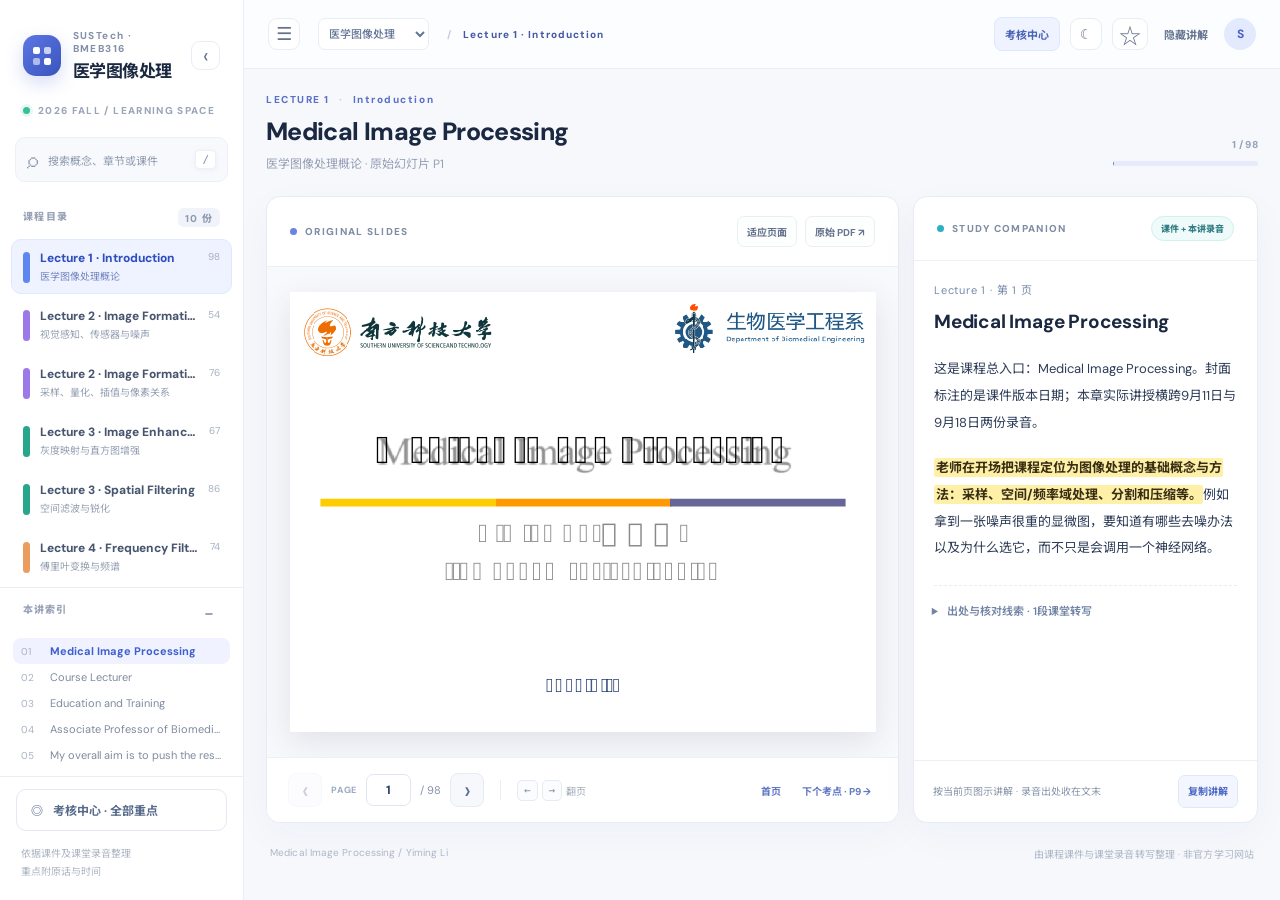
<file: index.html>
<!DOCTYPE html>
<html lang="zh-CN">
<head>
  <meta charset="UTF-8">
  <meta name="viewport" content="width=device-width, initial-scale=1.0">
  <meta name="color-scheme" content="light dark">
  <meta name="theme-color" content="#f7f8fc">
  <meta name="description" content="BMEB316 医学图像处理：原始课件与课堂讲解逐页对照，考核重点有录音来源。">
  <title>BMEB316 · 逐页伴读</title>
  <link rel="icon" href="data:image/svg+xml,%3Csvg xmlns='http://www.w3.org/2000/svg' viewBox='0 0 64 64'%3E%3Crect width='64' height='64' rx='18' fill='%234b64d8'/%3E%3Cpath d='M18 20h29v6H18zm0 12h29v6H18zm0 12h19v6H18z' fill='white'/%3E%3C/svg%3E">
  <script>
    // Apply a saved dark theme before the stylesheet paints.
    try {
      const requestedCourse = new URLSearchParams(location.search).get("course");
      const stateKey = (["ai301", "hum053"].includes(requestedCourse) ? requestedCourse : "bmeb316") + "-state";
      if (JSON.parse(localStorage.getItem(stateKey) || "{}").theme === "dark") {
        document.documentElement.setAttribute("data-theme", "dark");
      }
    } catch (_) {}
  </script>
  <link rel="stylesheet" href="styles.css?v=20261124-key-sentence">
  <link rel="stylesheet" href="https://fonts.googleapis.com/css2?family=DM+Sans:wght@400;500;600;700;800&amp;family=Noto+Sans+SC:wght@400;500;600;700;800&amp;display=swap" media="print" onload="this.media='all'">
  <script defer src="assets/vendor/pdf.min.js"></script>
  <script defer src="focus-navigation.js?v=20261123"></script>
  <script defer src="app.js?v=20261124-key-sentence"></script>
</head>
<body>
  <div id="app">
    <aside id="library" class="library" aria-label="课程目录">
      <div class="library-head">
        <div class="brand-icon"><span class="brand-grid"><i></i><i></i><i></i><i></i></span></div>
        <div class="brand-text"><span id="brand-code" class="eyebrow">SUSTech · BMEB316</span><strong id="brand-name">医学图像处理</strong></div>
        <button id="library-collapse" class="icon-btn desktop-only" aria-label="收起左侧目录" title="收起目录（]）">‹</button>
        <button id="library-close" class="icon-btn mobile-only" aria-label="收起目录">✕</button>
      </div>
      <div class="library-meta"><span class="live-dot"></span> 2026 FALL / LEARNING SPACE</div>
      <button class="quick-search" id="search-trigger"><span class="search-icon">⌕</span><span>搜索概念、章节或课件</span><kbd>/</kbd></button>
      <div class="nav-header"><span>课程目录</span><span id="deck-counter" class="nav-count">—</span></div>
      <nav id="deck-list" class="deck-list"></nav>
      <div class="page-index-wrap">
        <div class="page-index-heading"><span>本讲索引</span><button id="index-collapse" aria-label="折叠本讲索引" class="subtle-btn">−</button></div>
        <div id="page-index" class="page-index"></div>
      </div>
      <div class="library-bottom">
        <button id="exam-guide" class="outline-action">◎ <span>考核中心 · 全部重点</span></button>
        <div class="bottom-foot">依据课件及课堂录音整理<br>重点附原话与时间</div>
      </div>
    </aside>

    <div class="main-shell">
      <header class="topbar">
        <div class="top-left">
          <button id="menu-trigger" class="icon-btn library-trigger" aria-label="收起左侧目录" aria-expanded="true" title="收起/展开左侧目录（]）">☰</button>
          <select id="course-select" class="course-select" aria-label="切换课程" title="切换课程，保留各课程的阅读进度与收藏"><option value="bmeb316">医学图像处理</option><option value="ai301">计算机体系结构</option><option value="hum053">中国哲学导论</option></select>
          <div class="breadcrumbs"><span class="crumb-sep">/</span><span id="crumb-lecture" class="crumb-current">Lecture 1</span></div>
        </div>
        <div class="top-right">
          <span id="note-status" class="status-info">—</span>
          <button id="exam-top-trigger" class="text-action exam-top-trigger" title="查看全部考核口径、Quiz复盘和课堂重点">考核中心</button>
          <button id="theme-toggle" class="icon-btn theme-switch" aria-label="切换暗色模式" aria-pressed="false" title="切换暗色模式">☾</button>
          <button id="star-btn" class="icon-btn star-btn" aria-label="收藏当前页" title="收藏当前页">☆</button>
          <button id="toggle-panel" class="text-action" title="切换侧栏快捷键 [">隐藏讲解</button>
          <div class="avatar" aria-label="Study Mode">S</div>
        </div>
      </header>

      <main class="workspace">
        <div class="lecture-heading">
          <div class="heading-main">
            <div class="heading-small"><span id="slide-section">LECTURE 1</span><span class="tiny-sep">·</span><span id="lecture-subname">Introduction</span></div>
            <h1 id="slide-title">正在读取课件…</h1>
            <p id="slide-summary" class="slide-summary">原始幻灯片与讲授线索同步呈现。</p>
          </div>
          <div class="heading-tools"><span id="lecture-progress-label" class="progress-label">— / —</span><div class="progress-track"><div id="lecture-progress-bar" class="progress-fill"></div></div></div>
        </div>
        <div id="study-grid" class="study-grid">
          <section id="slides-panel" class="slides-panel" aria-label="原始课件">
            <div class="slides-topline">
              <span class="section-cap"><span class="cap-indicator"></span> ORIGINAL SLIDES</span>
              <div class="viewer-actions">
                <button id="fit-mode" class="mini-btn" title="自适应屏幕或宽度">适应页面</button>
                <a id="pdf-link" href="#" target="_blank" rel="noopener" class="mini-btn" title="下载原版 PDF">原始 PDF ↗</a>
              </div>
            </div>
            <div id="slide-stage" class="slide-stage" tabindex="0">
              <div id="pdf-loading" class="pdf-loading"><div class="spinner"></div><span>正在渲染课件…</span></div>
              <canvas id="pdf-canvas" role="img" aria-label="原始 PDF 幻灯片"></canvas>
              <div id="pdf-error" class="pdf-error hidden">课件无法载入。请确认网络及 PDF 文件路径。</div>
            </div>
            <div class="slide-controls">
              <button id="prev-slide" class="nav-arrow" aria-label="上一页">‹</button>
              <div class="page-control"><span class="page-label">PAGE</span><input id="page-input" type="number" min="1" value="1" aria-label="跳转到第几页"><span id="page-total" class="total-pages">/ —</span></div>
              <button id="next-slide" class="nav-arrow" aria-label="下一页">›</button>
              <div class="control-split"></div>
              <span class="shortcut-hint"><kbd>←</kbd><kbd>→</kbd> 翻页</span>
              <span class="spacer"></span>
              <button id="first-slide" class="secondary-link" title="回到本讲首页">首页</button>
              <button id="next-focus" class="secondary-link" title="从当前页向后查找考核/课堂重点，不回绕">下个考点 ↗</button>
            </div>
          </section>

          <aside id="companion-panel" class="companion-panel" aria-label="逐页讲解侧栏">
            <div class="companion-top"><span class="section-cap"><span class="cap-indicator cyan"></span> STUDY COMPANION</span><span id="source-badge" class="source-badge">课件解读</span></div>
            <div class="companion-scroll">
              <div id="guide-container" class="guide-container"></div>
            </div>
            <div class="companion-footer"><span>按当前页图示讲解 · 录音出处收在文末</span><button id="copy-note" class="small-copy">复制讲解</button></div>
          </aside>
        </div>
        <footer class="app-footer"><span id="course-footer">Medical Image Processing / Yiming Li</span><span>由课程课件与课堂录音转写整理 · 非官方学习网站</span></footer>
      </main>
    </div>

    <div id="scrim" class="scrim hidden"></div>
    <div id="search-modal" class="modal-overlay hidden" role="dialog" aria-modal="true" aria-label="全课程搜索" tabindex="-1">
      <div class="search-modal"><div class="modal-head"><span>⌕</span><input id="search-box" type="search" autocomplete="off" spellcheck="false" placeholder="搜索 Nyquist、卷积、位深、相位…"><button id="search-close" class="icon-btn" aria-label="关闭搜索">ESC</button></div><div id="search-results" class="search-results"></div><div id="search-footer" class="modal-footer">可搜索课件原文及伴读笔记 · Enter 跳转 · Esc 关闭</div></div>
    </div>
    <div id="exam-modal" class="modal-overlay hidden" role="dialog" aria-modal="true" aria-labelledby="exam-title" tabindex="-1">
      <div class="exam-modal exam-hub">
        <div class="exam-toolbar">
          <div class="exam-top">
            <h2 id="exam-title">考核中心</h2>
            <div class="exam-search"><label class="sr-only" for="exam-query">搜索考核中心</label><input id="exam-query" type="search" placeholder="零频、补零、不考、Quiz、展示时间…" autocomplete="off"></div>
            <button id="exam-close" class="icon-btn" aria-label="关闭考核中心" title="关闭（Esc）">✕</button>
          </div>
          <div id="exam-filters" class="exam-filters" aria-label="考核信息分类"></div>
        </div>
        <div id="exam-content" class="exam-content" tabindex="0" aria-label="考核条目与说明">
          <details class="exam-options">
            <summary>导航设置</summary>
            <label class="focus-scope"><input id="focus-include-class" type="checkbox" checked>“下个考点”也包含老师强调、课堂提问及一般整理</label>
            <p id="focus-position" class="focus-position"></p>
          </details>
          <div id="exam-list" class="exam-list" aria-live="polite"></div>
          <details class="exam-info">
            <summary>说明与来源</summary>
            <p id="exam-subtitle" class="exam-subtitle"></p>
            <div id="assessment-grid" class="assessment-grid hidden"></div>
            <p id="exam-source-policy" class="exam-source-policy"></p>
          </details>
        </div>
      </div>
    </div>
  </div>
</body>
</html>
</file>
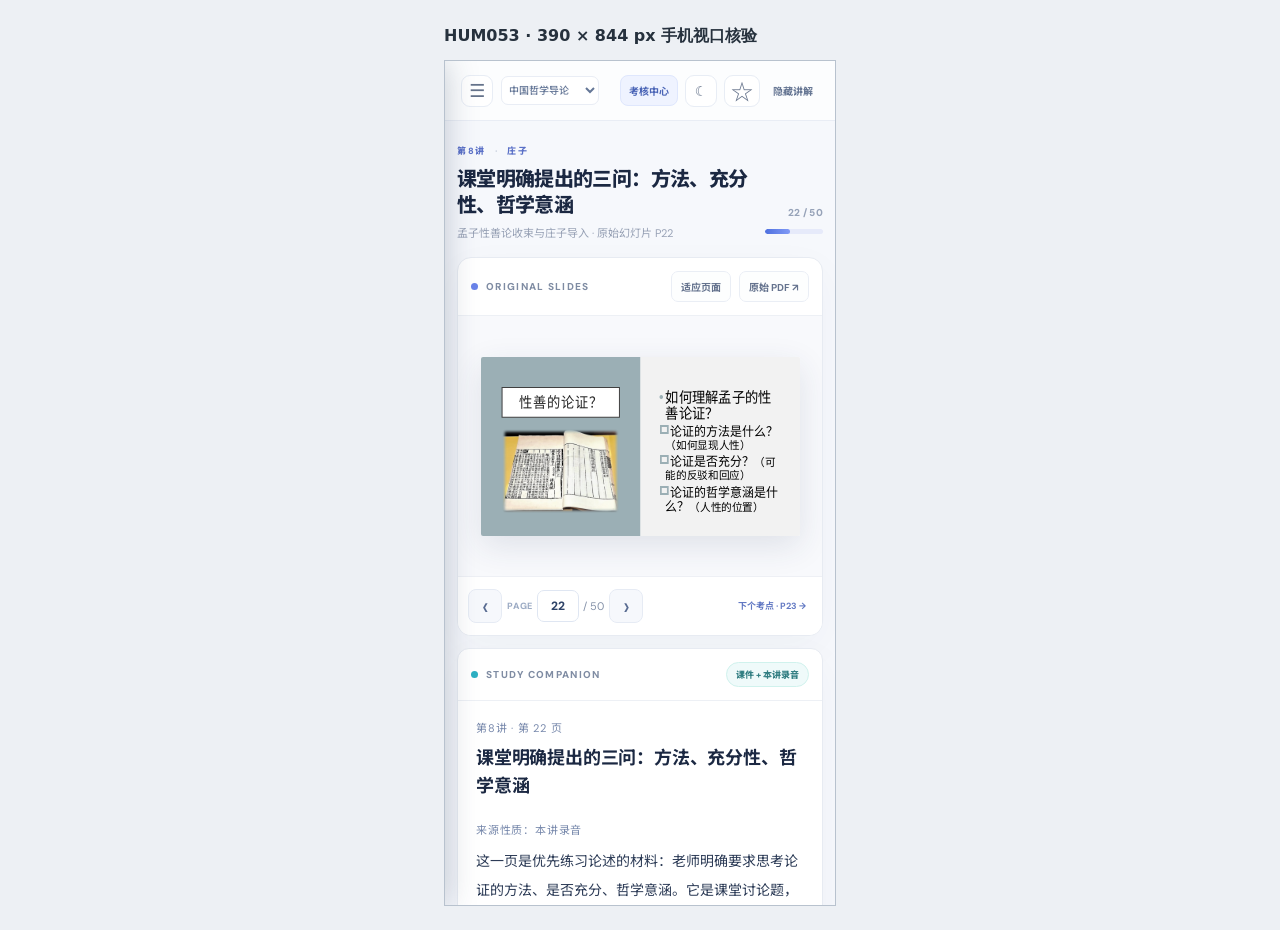
<file: tests/responsive-preview.html>
<!doctype html>
<html lang="zh-CN">
<head>
  <meta charset="utf-8">
  <meta name="viewport" content="width=device-width, initial-scale=1">
  <title>HUM053 · 390px 移动布局核验</title>
  <style>
    body { margin: 0; background: #edf0f4; color: #26313d; font: 14px/1.5 system-ui, sans-serif; }
    main { width: max-content; margin: 24px auto; }
    h1 { margin: 0 0 12px; font-size: 16px; font-weight: 600; }
    iframe { display: block; width: 390px; height: 844px; border: 1px solid #b8c2ce; background: white; }
  </style>
</head>
<body>
  <main>
    <h1>HUM053 · 390 × 844 px 手机视口核验</h1>
    <iframe src="../?course=hum053#lec8/22" title="中国哲学导论：390 像素宽的移动布局预览" width="390" height="844"></iframe>
  </main>
</body>
</html>
</file>
<file: styles.css>
:root{--bg:#f6f8fc;--paper:#fff;--ink:#1b2842;--muted:#8a97ae;--line:#e9edf5;--accent:#506be0;--accent-bg:#eff3ff;--cyan:#26a6b1;--peach:#f5a273;--shadow:0 12px 40px rgba(32,50,91,.035)}
*{box-sizing:border-box}
html,body{margin:0;min-height:100%;background:var(--bg);color:var(--ink);font-family:"DM Sans","Noto Sans SC",system-ui,-apple-system,sans-serif;font-size:14px}
button,input{font:inherit}button{cursor:pointer}button:disabled{opacity:.33;cursor:not-allowed}a{color:inherit;text-decoration:none}
.hidden{display:none!important}.mobile-only{display:none}.spacer{flex:1}
.sr-only{position:absolute;width:1px;height:1px;padding:0;margin:-1px;overflow:hidden;clip:rect(0,0,0,0);white-space:nowrap;border:0}
#app{min-height:100vh;display:flex}
.library{width:270px;min-width:270px;height:100vh;background:#fff;border-right:1px solid var(--line);display:flex;flex-direction:column;position:sticky;top:0;z-index:25}
.library-head{display:flex;align-items:center;gap:12px;padding:29px 23px 0}
.brand-icon{width:41px;height:41px;background:linear-gradient(135deg,#5d76e5,#3955bb);border-radius:13px;display:flex;align-items:center;justify-content:center;box-shadow:0 7px 18px #536ed93b}
.brand-grid{display:grid;grid-template-columns:repeat(2,7px);grid-template-rows:repeat(2,7px);gap:4px}.brand-grid i{display:block;width:7px;height:7px;border-radius:2px;background:#fff}.brand-grid i:nth-child(2){opacity:.7}.brand-grid i:nth-child(3){opacity:.56}
.brand-text{display:flex;flex-direction:column;gap:2px}.eyebrow{font-size:10px;font-weight:800;letter-spacing:1.4px;color:#8490a9}.brand-text strong{font-size:17px;letter-spacing:-.5px}
.library-meta{margin:22px 23px 20px;color:#9aa5b8;font-size:10px;font-weight:800;letter-spacing:1.35px;display:flex;align-items:center;gap:8px}.live-dot{width:7px;height:7px;border-radius:50%;background:#36bf9b;box-shadow:0 0 0 3px #e8f8f1}
.quick-search{background:#f7f9fd;margin:0 15px;border:1px solid #edf0f5;border-radius:10px;padding:12px 11px;display:flex;align-items:center;gap:10px;text-align:left;color:#909bb0;white-space:nowrap;font-size:11px}.quick-search:hover{border-color:#bfc8eb}.quick-search kbd{margin-left:auto;color:#8290ae;background:white;box-shadow:0 1px 4px #c8d0df40;border:1px solid #eef0f5;padding:2px 6px;border-radius:4px}.search-icon{font-size:22px;line-height:13px;color:#8d99ae}
.nav-header{padding:26px 23px 12px;display:flex;justify-content:space-between;font-size:10px;color:#99a2b7;letter-spacing:1.3px;font-weight:800}.nav-count{background:#f0f3f9;border-radius:6px;padding:2px 7px;color:#8e9ab1}
.deck-list{padding:0 11px;overflow-y:auto;flex:0 1 auto;max-height:335px}.deck-button{width:100%;padding:10px 11px;border:1px solid transparent;background:transparent;border-radius:10px;display:flex;gap:10px;align-items:flex-start;text-align:left;margin-bottom:3px;color:#47556f}.deck-button:hover{background:#f7f9fd}.deck-button.active{background:#eff3ff;color:#2e4dbe;border-color:#e0e8ff}.deck-color{border-radius:5px;flex:0 0 7px;height:31px;margin-top:2px}.deck-lines{display:flex;flex-direction:column;gap:2px;min-width:0}.deck-name{font-size:12px;font-weight:800;white-space:nowrap;overflow:hidden;text-overflow:ellipsis}.deck-desc{font-size:10px;color:#96a0b3;white-space:nowrap;overflow:hidden;text-overflow:ellipsis}.deck-button.active .deck-desc{color:#7788c1}.deck-number{font-size:10px;color:#a6b0c1;margin-left:auto;flex:none}
.page-index-wrap{min-height:0;border-top:1px solid var(--line);margin-top:13px;display:flex;flex-direction:column;flex:1}.page-index-heading{padding:13px 23px;display:flex;justify-content:space-between;font-size:10px;letter-spacing:1px;color:#99a2b7;font-weight:800}.subtle-btn{border:0;background:none;color:#9ba5b8;font-size:17px}.page-index{overflow-y:auto;padding:0 13px 12px;min-height:0}.page-index.collapsed{display:none}.page-index-entry{width:100%;border:0;border-radius:8px;display:flex;gap:9px;align-items:baseline;background:transparent;text-align:left;padding:6px 8px;color:#7f8aa1}.page-index-entry:hover{background:#f7f9fd}.page-index-entry.active{color:#3e5fce;background:#f0f3ff}.page-index-entry .idx-num{color:#a8b1c4;font-size:10px;font-variant-numeric:tabular-nums;flex:0 0 20px}.page-index-entry .idx-title{white-space:nowrap;overflow:hidden;text-overflow:ellipsis;font-size:11px}.page-index-entry.active .idx-title{font-weight:700}
.library-bottom{padding:12px 16px 19px;border-top:1px solid var(--line)}.outline-action{border:1px solid #e3e8f2;background:white;color:#586b8b;border-radius:10px;padding:11px 14px;font-size:12px;font-weight:700;display:inline-flex;align-items:center;justify-content:center;gap:10px}.library-bottom .outline-action{width:100%;justify-content:flex-start}.outline-action:hover{border-color:#b8c7ff;background:#f9faff}.bottom-foot{font-size:10px;line-height:1.8;color:#acb4c2;margin-top:14px;padding-left:5px}
.main-shell{min-width:0;flex:1;display:flex;flex-direction:column}.topbar{height:69px;min-height:69px;padding:0 36px;display:flex;align-items:center;justify-content:space-between;background:rgba(255,255,255,.74);border-bottom:1px solid var(--line)}.top-left,.top-right{display:flex;align-items:center;gap:18px}.breadcrumbs{display:flex;align-items:center;gap:11px;font-size:10px;letter-spacing:1.1px;font-weight:800}.crumb-base{color:#99a3b8}.crumb-sep{color:#c3cbda}.crumb-current{color:#4459a6}.status-info{font-size:11px;color:#7f8aa0}.icon-btn{border:1px solid #e8edf5;background:#fff;border-radius:9px;min-width:32px;height:32px;display:inline-flex;align-items:center;justify-content:center;color:#65738b}.icon-btn:hover{border-color:#c0cbea;color:#4a67d9}.star-btn{font-size:22px}.star-btn.starred{color:#e8a544}.text-action{border:0;background:none;color:#677794;font-size:11px;font-weight:700}.avatar{width:32px;height:32px;border-radius:50%;display:flex;align-items:center;justify-content:center;font-weight:800;font-size:12px;background:#e3eafd;color:#4964c9}
.workspace{width:100%;max-width:1800px;margin:0 auto;padding:30px 34px 12px}.lecture-heading{display:flex;justify-content:space-between;gap:12px;align-items:flex-end;margin-bottom:24px}.heading-small{font-size:10px;color:#5a70c7;font-weight:800;letter-spacing:1.55px;display:flex;gap:9px;align-items:center}.tiny-sep{color:#c0c8d8}h1{font-size:25px;letter-spacing:-.65px;line-height:1.28;margin:10px 0 6px;font-weight:800}.slide-summary{margin:0;color:#97a1b5;font-size:12px}.heading-tools{width:145px;align-self:flex-end;text-align:right;margin-bottom:6px}.progress-label{font-size:10px;color:#96a2b8;font-weight:800;letter-spacing:.3px}.progress-track{height:5px;border-radius:10px;background:#e6eafa;margin-top:9px;overflow:hidden}.progress-fill{height:100%;width:0;background:linear-gradient(90deg,#4e70df,#819af6);border-radius:10px;transition:width .2s}
.study-grid{display:grid;grid-template-columns:minmax(0,1fr) 380px;gap:20px;align-items:stretch;min-height:620px}.study-grid.no-companion{grid-template-columns:minmax(0,1fr)}.slides-panel{min-width:0;display:flex;flex-direction:column;background:#fff;border:1px solid #e7ebf2;border-radius:14px;overflow:hidden;box-shadow:var(--shadow)}.slides-topline,.companion-top{padding:19px 23px;border-bottom:1px solid #edf0f5;display:flex;align-items:center;justify-content:space-between;min-height:62px}.section-cap{display:inline-flex;gap:8px;align-items:center;color:#7f8ca3;font-size:10px;letter-spacing:1.3px;font-weight:800}.cap-indicator{width:7px;height:7px;border-radius:50%;background:#6983e9}.cap-indicator.cyan{background:#2db0c3}.viewer-actions{display:flex;gap:8px;align-items:center}.mini-btn{display:inline-flex;align-items:center;padding:7px 9px;border:1px solid #eaeef5;background:#fdfefe;color:#65738e;border-radius:7px;font-size:10px;font-weight:700}.mini-btn:hover{color:#4664d1;background:#f5f7ff;border-color:#c7d1f2}.slide-stage{flex:1;min-height:490px;max-height:720px;background:#f8f9fc;display:flex;justify-content:center;align-items:center;padding:25px;position:relative;overflow:auto;outline:none}.slide-stage:focus-visible{box-shadow:inset 0 0 0 2px #8b9ff2}.slide-stage canvas{display:block;max-width:none;background:white;box-shadow:0 10px 33px rgba(43,55,88,.12);border-radius:2px}.pdf-loading{display:flex;flex-direction:column;align-items:center;justify-content:center;gap:16px;position:absolute;inset:0;background:#f8f9fc;color:#9aa4b7;font-size:12px;z-index:2}.spinner{width:27px;height:27px;border:3px solid #e0e7fb;border-top-color:#5972df;border-radius:50%;animation:spin .8s linear infinite}@keyframes spin{to{transform:rotate(360deg)}}.pdf-error{font-size:13px;color:#a34d56;padding:20px;text-align:center}
.slide-controls{padding:15px 21px;display:flex;align-items:center;gap:9px;border-top:1px solid #eef0f5;background:#fff}.nav-arrow{width:34px;height:34px;font-size:25px;line-height:1;background:#f6f8fc;border:1px solid #e6ebf4;border-radius:8px;color:#586b91}.nav-arrow:hover:not(:disabled){background:#eef2fe;color:#4a68d8}.page-control{display:flex;align-items:center;gap:9px;font-size:11px;color:#8491a8}.page-label{font-size:9px;font-weight:800;color:#9cabc4;letter-spacing:.8px}.page-control input{width:45px;text-align:center;border:1px solid #dfe6f2;border-radius:7px;padding:7px 2px;color:#2d4267;font-weight:800;font-size:12px;appearance:textfield;-moz-appearance:textfield}.page-control input::-webkit-inner-spin-button,.page-control input::-webkit-outer-spin-button{-webkit-appearance:none;margin:0}.total-pages{white-space:nowrap}.control-split{width:1px;height:20px;background:#e9edf5;margin:0 7px}.shortcut-hint{font-size:10px;color:#a1aab9;display:flex;align-items:center;gap:4px}.shortcut-hint kbd{border:1px solid #e6eaf1;border-radius:5px;padding:3px 6px;background:#fbfcff;color:#7f8ca6;font-size:11px}.secondary-link{font-size:10px;color:#6178c3;font-weight:700;background:none;border:0;white-space:nowrap}.secondary-link:hover{color:#3553bb}
.companion-panel{min-width:0;max-height:782px;min-height:620px;display:flex;flex-direction:column;border-radius:14px;background:#fff;border:1px solid #e7ebf2;box-shadow:var(--shadow);overflow:hidden}.source-badge{font-size:9px;font-weight:800;border:1px solid #e6eaf2;color:#8491a8;border-radius:999px;padding:5px 9px;background:#f8faff}.source-badge.verified{color:#337f83;background:#effafa;border-color:#d0f2ed}.companion-scroll{overflow:auto;flex:1;padding:23px 23px 13px;scrollbar-color:#e5e9f2 transparent}.companion-intro{padding-bottom:22px;border-bottom:1px solid #eef0f5}.companion-kicker{font-size:10px;color:#627bca;font-weight:800;letter-spacing:1px}.companion-intro h2{font-size:19px;line-height:1.38;letter-spacing:-.4px;margin:10px 0 9px}.companion-intro p{font-size:11px;color:#a2acc0;margin:0;line-height:1.7}
.guide-container{padding-top:18px}.guide-block{margin-bottom:20px}.guide-heading{font-size:10px;letter-spacing:.9px;color:#8793a9;font-weight:800;margin:0 0 10px;display:flex;align-items:center;gap:7px}.guide-heading i{font-size:12px;color:#657be2;font-style:normal}.guide-main{font-size:13px;line-height:1.95;color:#263653;font-weight:600;margin:0}.example-box{border-left:3px solid #85a8f7;background:#f5f7fe;border-radius:0 8px 8px 0;padding:13px 14px;margin-top:12px}.example-box p{font-size:12px;line-height:1.88;margin:0;color:#4e5e7d}.example-box b{font-size:10px;letter-spacing:.9px;color:#5371bd;display:block;margin-bottom:5px}.pitfall-box{font-size:11px;line-height:1.9;color:#956a46;background:#fff8f0;border-radius:8px;padding:11px 13px;margin-top:12px}.pitfall-box strong{color:#a36d3c}.keyword-row{display:flex;flex-wrap:wrap;gap:7px;padding-top:12px}.keyword{padding:5px 7px;font-size:10px;color:#667a9e;background:#f3f6fb;border-radius:6px}.page-excerpt{padding:14px 0 12px;border-top:1px dashed #e9edf4;margin-top:15px}.page-excerpt summary{cursor:pointer;font-size:11px;font-weight:700;color:#7887a0}.page-excerpt ul{padding-left:15px;margin:12px 0 0}.page-excerpt li{font-size:11px;line-height:1.75;color:#8190a6;margin:5px 0}
.evidence-container{border-top:1px solid #eef1f5;margin-top:18px;padding-top:20px}.evidence-heading{display:flex;align-items:center;justify-content:space-between;gap:12px;margin-bottom:13px}.evidence-heading h3{margin:0;font-size:12px;color:#354867}.evidence-state{background:#eaf7f5;color:#26847c;font-size:9px;border-radius:6px;padding:5px 7px;font-weight:800}.evidence-state.exam{background:#fff0e4;color:#ba6d35}.evidence-box{background:#f5f9f9;border:1px solid #e6f2f0;border-radius:10px;padding:15px}.evidence-box p{font-size:12px;line-height:1.95;color:#36565a;margin:0 0 12px;font-weight:600}.evidence-meta{border-top:1px solid #e0eeea;padding-top:10px;color:#65908d;font-size:10px;line-height:1.6;display:flex;gap:7px;align-items:center}.clock-icon{font-size:12px}.evidence-source-more{font-size:10px;color:#78919a;margin:11px 0 0}.evidence-source-more summary{cursor:pointer}.evidence-source-more p{color:#758997;font-weight:400;font-size:10px;line-height:1.8;padding-top:5px}
.teacher-context{margin-top:15px;padding-top:10px}.context-info{font-size:11px;line-height:1.85;color:#929fb2;margin:0}.concept-only{padding:12px 0;color:#95a1b5;font-size:11px;line-height:1.8}
.companion-footer{border-top:1px solid #edf0f5;min-height:62px;padding:13px 19px;display:flex;align-items:center;justify-content:space-between;gap:11px;color:#8b98aa;font-size:10px;line-height:1.5}.small-copy{white-space:nowrap;background:#f3f6ff;color:#4e6ac5;border:1px solid #e1e7fb;border-radius:7px;padding:8px 9px;font-weight:700;font-size:10px}.small-copy:hover{background:#e7edfc}
.app-footer{padding:23px 4px 4px;display:flex;justify-content:space-between;gap:12px;color:#adb7c7;font-size:10px;letter-spacing:.1px}
.modal-overlay{position:fixed;inset:0;z-index:70;background:#101d36a8;display:flex;justify-content:center;align-items:flex-start;padding:13vh 18px 24px;backdrop-filter:blur(3px)}.search-modal,.exam-modal{border-radius:17px;background:white;box-shadow:0 24px 95px #0b183766;overflow:hidden;width:min(690px,100%)}.modal-head{display:flex;align-items:center;gap:16px;padding:18px 23px;border-bottom:1px solid #edf0f4;color:#7386bc;font-size:28px}.modal-head input{flex:1;min-width:0;border:none;outline:none;color:#273a5c;font-size:17px}.modal-head input::placeholder{color:#abb6c7}.modal-head .icon-btn{font-size:9px;min-width:42px}.search-results{max-height:55vh;min-height:140px;overflow-y:auto;padding:12px}.search-result{width:100%;display:flex;gap:15px;align-items:flex-start;text-align:left;border:1px solid transparent;border-radius:9px;background:none;padding:11px 14px;color:#3a4d6d}.search-result:hover,.search-result.active{background:#f3f6ff;border-color:#e5eaff}.result-page{font-size:10px;color:#5a76bd;background:#e9efff;padding:5px 8px;border-radius:6px;white-space:nowrap}.result-title{font-size:12px;font-weight:800;display:block}.result-desc{display:block;font-size:11px;color:#9ca7bc;margin-top:4px;line-height:1.5}.modal-footer{border-top:1px solid #edf0f4;color:#a3aebd;padding:13px 23px;font-size:10px}.search-empty{padding:45px 20px;text-align:center;color:#9ea8b8;font-size:12px}
.exam-modal{width:min(600px,100%);padding:28px}.exam-top{display:flex;justify-content:space-between;align-items:flex-start}.exam-top h2{font-size:23px;margin:7px 0 23px}.eyebrow.blue{color:#536bd1}.assessment-grid{display:grid;grid-template-columns:repeat(5,minmax(0,1fr));gap:7px;margin-bottom:24px}.assessment-grid div{background:#f5f7fb;border-radius:9px;padding:14px 7px;display:flex;flex-direction:column;gap:5px;text-align:center}.assessment-grid b{font-size:19px;color:#4e64b9}.assessment-grid span{font-size:9px;color:#8794ab}.exam-insight{background:#eff4ff;border:1px solid #e2e9fe;border-radius:11px;padding:17px 18px;margin-bottom:12px}.exam-insight strong{font-size:12px;color:#3c56b6}.exam-insight p{font-size:13px;line-height:1.95;color:#425675;margin:9px 0}.exam-insight small{font-size:10px;line-height:1.6;color:#8797bb}.exam-insight.secondary{background:#fafbfd;border-color:#edf1f5}.exam-insight.secondary strong{color:#4f6182}.modal-actions{display:flex;gap:10px;margin-top:19px}.primary-action{background:#526ddd;border:1px solid #526ddd;color:white;border-radius:9px;font-size:12px;font-weight:700;padding:12px 16px}.primary-action:hover{background:#3d56c5}
.scrim{display:none}
@media (max-width:1350px){.library{width:244px;min-width:244px}.workspace{padding:24px 22px 12px}.study-grid{grid-template-columns:minmax(0,1fr) 345px;gap:14px}.companion-scroll{padding:18px}.companion-panel{max-height:750px}.slide-stage{padding:14px}.topbar{padding:0 24px}}
@media (max-width:1100px){.study-grid{grid-template-columns:minmax(0,1fr)}.companion-panel{min-height:auto;max-height:none}.companion-scroll{overflow:visible}.library{width:242px;min-width:242px}.slide-stage{max-height:700px;min-height:440px}.slide-controls{padding:14px}.workspace{padding:24px 20px}.companion-footer{min-height:55px}}
@media (max-width:750px){.mobile-only{display:inline-flex}.library{position:fixed;transform:translateX(-103%);transition:transform .23s;box-shadow:8px 0 30px #283b5840}.library.open{transform:translateX(0)}.scrim{display:block;position:fixed;inset:0;background:#0a163e73;z-index:22}.topbar{height:60px;min-height:60px;padding:0 16px}.top-left,.top-right{gap:8px}.crumb-base,.crumb-sep,.status-info,.avatar{display:none}.top-right .text-action{font-size:10px}.workspace{padding:23px 12px 10px}.lecture-heading{margin-bottom:17px;align-items:flex-start}.heading-tools{width:80px;margin-top:20px}h1{font-size:20px}.heading-small{font-size:9px}.slide-summary{font-size:11px}.study-grid{gap:12px;min-height:0}.slides-topline,.companion-top{padding:13px;min-height:52px}.slide-stage{min-height:260px;max-height:550px;padding:10px}.slide-controls{padding:12px 10px;gap:5px}.shortcut-hint,.control-split,.secondary-link#first-slide{display:none}.secondary-link{font-size:9px}.page-control{gap:4px}.page-control input{width:42px}.companion-panel{border-radius:12px}.companion-scroll{padding:18px}.app-footer{flex-wrap:wrap;line-height:1.8}.exam-modal{padding:20px}.assessment-grid{grid-template-columns:repeat(3,1fr)}.modal-overlay{padding-top:8vh}.modal-head{padding:15px}.modal-head input{font-size:13px}}
@media (prefers-reduced-motion:reduce){*,*:before,*:after{scroll-behavior:auto!important;animation:none!important;transition:none!important}}
/* Hide drawer controls on desktop; show them only when the layout becomes mobile. */
.mobile-only{display:none!important}
@media (max-width:750px){.mobile-only{display:inline-flex!important}}


/* Desktop library toggle: collapse the full navigation column without touching the right notes. */
.desktop-only{display:inline-flex}
.library-head .desktop-only{margin-left:auto;flex:0 0 29px;min-width:29px;height:29px;font-size:21px}
.library-trigger{flex:none;font-size:18px;line-height:1}
@media(min-width:751px){
  #app.library-collapsed .library{display:none}
  #app.library-collapsed .main-shell{width:100%}
}
@media(max-width:750px){
  .desktop-only{display:none!important}
  #app.library-collapsed .library{display:flex}
}

/* AMOLED/true-black theme. The original PDFs intentionally remain unchanged and white. */
:root[data-theme="dark"]{
  color-scheme:dark;
  --bg:#000000;
  --paper:#000000;
  --ink:#e8ecf5;
  --muted:#a3acc0;
  --line:#282828;
  --accent:#91a7ff;
  --accent-bg:#151b30;
  --cyan:#65cbcb;
  --peach:#f6ad7c;
  --shadow:none;
}
:root[data-theme="dark"] body,
:root[data-theme="dark"] #app,
:root[data-theme="dark"] .main-shell,
:root[data-theme="dark"] .workspace,
:root[data-theme="dark"] .library,
:root[data-theme="dark"] .topbar,
:root[data-theme="dark"] .slides-panel,
:root[data-theme="dark"] .slide-controls,
:root[data-theme="dark"] .companion-panel,
:root[data-theme="dark"] .search-modal,
:root[data-theme="dark"] .exam-modal,
:root[data-theme="dark"] .slide-stage,
:root[data-theme="dark"] .pdf-loading{background:#000000;color:var(--ink)}
:root[data-theme="dark"] .topbar{background:#000000;border-bottom-color:var(--line)}
:root[data-theme="dark"] .library{border-right-color:var(--line)}
:root[data-theme="dark"] .slides-panel,
:root[data-theme="dark"] .companion-panel{border-color:#303030;box-shadow:none}
:root[data-theme="dark"] .slides-topline,
:root[data-theme="dark"] .companion-top,
:root[data-theme="dark"] .slide-controls,
:root[data-theme="dark"] .companion-footer,
:root[data-theme="dark"] .companion-intro,
:root[data-theme="dark"] .evidence-container,
:root[data-theme="dark"] .library-bottom,
:root[data-theme="dark"] .page-index-wrap,
:root[data-theme="dark"] .page-excerpt{border-color:#282828}
:root[data-theme="dark"] .page-excerpt{border-top-color:#2b2b2b}
:root[data-theme="dark"] .app-footer,
:root[data-theme="dark"] .slide-summary,
:root[data-theme="dark"] .progress-label,
:root[data-theme="dark"] .status-info,
:root[data-theme="dark"] .bottom-foot,
:root[data-theme="dark"] .context-info,
:root[data-theme="dark"] .concept-only,
:root[data-theme="dark"] .companion-intro p,
:root[data-theme="dark"] .companion-footer,
:root[data-theme="dark"] .companion-kicker{color:#979faf}
:root[data-theme="dark"] .brand-text strong,
:root[data-theme="dark"] .companion-intro h2,
:root[data-theme="dark"] .guide-main,
:root[data-theme="dark"] .evidence-heading h3,
:root[data-theme="dark"] .exam-top h2,
:root[data-theme="dark"] .result-title{color:#edf0f9}
:root[data-theme="dark"] .section-cap,
:root[data-theme="dark"] .guide-heading,
:root[data-theme="dark"] .page-index-heading,
:root[data-theme="dark"] .nav-header,
:root[data-theme="dark"] .page-excerpt summary,
:root[data-theme="dark"] .page-excerpt li,
:root[data-theme="dark"] .result-desc,
:root[data-theme="dark"] .modal-footer{color:#a7b0c1}
:root[data-theme="dark"] .crumb-base,
:root[data-theme="dark"] .eyebrow,
:root[data-theme="dark"] .deck-desc,
:root[data-theme="dark"] .deck-number{color:#8995aa}
:root[data-theme="dark"] .crumb-current,
:root[data-theme="dark"] .heading-small,
:root[data-theme="dark"] .secondary-link{color:#a7b8ff}
:root[data-theme="dark"] .quick-search,
:root[data-theme="dark"] .nav-count,
:root[data-theme="dark"] .icon-btn,
:root[data-theme="dark"] .mini-btn,
:root[data-theme="dark"] .nav-arrow,
:root[data-theme="dark"] .outline-action,
:root[data-theme="dark"] .small-copy,
:root[data-theme="dark"] .page-control input,
:root[data-theme="dark"] .shortcut-hint kbd,
:root[data-theme="dark"] .source-badge,
:root[data-theme="dark"] .keyword{background:#101010;border-color:#303030;color:#b3bdcf}
:root[data-theme="dark"] .quick-search kbd{background:#191919;border-color:#353535;color:#a4abc0}
:root[data-theme="dark"] .deck-button,
:root[data-theme="dark"] .page-index-entry{color:#abb6cb}
:root[data-theme="dark"] .deck-button:hover,
:root[data-theme="dark"] .page-index-entry:hover{background:#121212}
:root[data-theme="dark"] .deck-button.active,
:root[data-theme="dark"] .page-index-entry.active{background:#151c32;color:#afc0ff;border-color:#29375c}
:root[data-theme="dark"] .deck-button.active .deck-desc,
:root[data-theme="dark"] .page-index-entry .idx-num{color:#9aa9c4}
:root[data-theme="dark"] .mini-btn:hover,
:root[data-theme="dark"] .icon-btn:hover,
:root[data-theme="dark"] .outline-action:hover,
:root[data-theme="dark"] .nav-arrow:hover:not(:disabled){background:#17213a;border-color:#536caa;color:#baccff}
:root[data-theme="dark"] .text-action{color:#a9b8d0}
:root[data-theme="dark"] .avatar{background:#18213d;color:#b0c0ff}
:root[data-theme="dark"] .progress-track{background:#292929}
:root[data-theme="dark"] .progress-fill{background:linear-gradient(90deg,#607ae9,#9ab0fa)}
:root[data-theme="dark"] .page-label,
:root[data-theme="dark"] .total-pages{color:#a5aec1}
:root[data-theme="dark"] .control-split{background:#343434}
:root[data-theme="dark"] .slide-stage{border:0}
:root[data-theme="dark"] .slide-stage canvas{background:#fff;box-shadow:0 6px 30px rgba(0,0,0,.75)}
:root[data-theme="dark"] .spinner{border-color:#2f3450;border-top-color:#a0b2ff}
:root[data-theme="dark"] .example-box{background:#0e172c;border-left-color:#6d8af5}
:root[data-theme="dark"] .example-box b{color:#aac0ff}
:root[data-theme="dark"] .example-box p{color:#c8d5f4}
:root[data-theme="dark"] .pitfall-box{background:#20170d;color:#dec29e}
:root[data-theme="dark"] .pitfall-box strong{color:#efbb82}
:root[data-theme="dark"] .evidence-box{background:#091b19;border-color:#21423d}
:root[data-theme="dark"] .evidence-box p{color:#c8e7e0}
:root[data-theme="dark"] .evidence-meta{border-top-color:#25463e;color:#94c6ba}
:root[data-theme="dark"] .evidence-state{background:#17312d;color:#93ded1}
:root[data-theme="dark"] .evidence-state.exam{background:#2a1c0d;color:#efbb7a}
:root[data-theme="dark"] .source-badge.verified{background:#10211f;color:#9cd9ce;border-color:#28453d}
:root[data-theme="dark"] .evidence-source-more,
:root[data-theme="dark"] .evidence-source-more p{color:#8fb5ad}
:root[data-theme="dark"] .modal-overlay{background:#000c}
:root[data-theme="dark"] .modal-head,
:root[data-theme="dark"] .modal-footer{border-color:#282828}
:root[data-theme="dark"] .modal-head input{background:#000;color:#eef1f9}
:root[data-theme="dark"] .modal-head input::placeholder{color:#7b869a}
:root[data-theme="dark"] .search-result{color:#c8d2e6}
:root[data-theme="dark"] .search-result:hover,
:root[data-theme="dark"] .search-result.active{background:#131a2a;border-color:#263753}
:root[data-theme="dark"] .result-page{background:#202a49;color:#b5c5ff}
:root[data-theme="dark"] .assessment-grid div{background:#141414}
:root[data-theme="dark"] .assessment-grid b,
:root[data-theme="dark"] .exam-insight strong{color:#aec1ff}
:root[data-theme="dark"] .assessment-grid span{color:#a1aabd}
:root[data-theme="dark"] .exam-insight,
:root[data-theme="dark"] .exam-insight.secondary{background:#0e1424;border-color:#29324e}
:root[data-theme="dark"] .exam-insight.secondary{background:#101010;border-color:#292929}
:root[data-theme="dark"] .exam-insight p,
:root[data-theme="dark"] .exam-insight small{color:#b6c2d6}
:root[data-theme="dark"] .exam-insight.secondary strong{color:#bac7dd}
:root[data-theme="dark"] .primary-action{background:#5368c7;border-color:#5368c7;color:#fff}
:root[data-theme="dark"] .primary-action:hover{background:#6c83e4}
:root[data-theme="dark"] .scrim{background:#000a}
:root[data-theme="dark"] *{scrollbar-color:#363636 #000}
:root[data-theme="dark"] *:focus-visible{outline-color:#90a7ff}

/* v2: one continuous explanation, not a stack of unrelated cards. */
.guide-container{padding-top:0}
.page-explanation{background:transparent;color:var(--ink);padding:0 0 8px}
.explanation-page{font-size:11px;letter-spacing:.8px;color:#7889ac;margin:0 0 10px}
.page-explanation h2{font-size:19px;line-height:1.55;margin:0 0 20px;letter-spacing:-.2px;color:var(--ink)}
.page-explanation>p{font-size:14px;line-height:2.05;font-weight:400;margin:0 0 19px;overflow-wrap:anywhere;color:#2d3c57}
.page-explanation .key-sentence{background:#fff0a8;color:#382e14;font-weight:700;padding:.08em .12em;border-radius:.18em;-webkit-box-decoration-break:clone;box-decoration-break:clone}
.inline-sources{margin-top:23px;padding-top:15px;border-top:1px dashed var(--line);font-size:11px;line-height:1.9;color:#73839d}
.inline-sources>summary{cursor:pointer;list-style-position:outside;margin-left:13px;font-weight:600;color:#7184a4}
.source-caption{font-size:10px;line-height:1.8;margin:12px 0;color:#919cac}
.source-line{padding:10px 0;border-bottom:1px solid var(--line)}
.source-line:last-child{border:0}
.source-line strong{display:block;font-weight:600;font-size:11px;color:#536d86;line-height:1.8}
.source-filename{display:block;font-size:10px;color:#99a4b5;overflow-wrap:anywhere}
.source-line p{margin:8px 0 0;font-size:11px;font-weight:400;line-height:1.95;color:#8591a4}
.inline-sources a{color:#5576bf;text-decoration:underline;text-underline-offset:3px}
.companion-footer{color:#8896aa}
.top-left{min-width:0}.breadcrumbs{min-width:0}.crumb-current{white-space:nowrap;overflow:hidden;text-overflow:ellipsis}
.course-select{flex:none;max-width:150px;font:inherit;font-size:11px;font-weight:500;color:#657797;background:var(--paper);border:1px solid var(--line);border-radius:7px;padding:7px 6px;cursor:pointer}
.course-select:focus-visible{outline:2px solid var(--accent);outline-offset:2px}
:root[data-theme="dark"] .course-select{color:#b4c1d9;background:#090909;border-color:#323232}
@media(max-width:750px){.course-select{font-size:10px;max-width:116px;padding:6px 3px}.top-left{gap:8px}}
.top-right{flex-shrink:0;gap:12px}
.exam-top-trigger{background:#eff3ff;border:1px solid #dfe7fd;border-radius:8px;padding:8px 10px;white-space:nowrap;color:#4c66b7}
#exam-modal{padding:3vh 18px;align-items:center}
.exam-hub{width:min(960px,100%);height:94vh;height:94dvh;max-height:100%;display:flex;flex-direction:column;padding:0;overflow:hidden}
.exam-toolbar{flex:none;min-width:0;padding:14px 22px 8px;border-bottom:1px solid var(--line)}
.exam-hub .exam-top{display:grid;grid-template-columns:auto minmax(0,1fr) 34px;gap:18px;align-items:center}
.exam-hub .exam-top h2{font-size:20px;line-height:1.4;margin:0;white-space:nowrap}
.exam-search{min-width:0;margin:0}
.exam-search input{width:100%;min-width:0;min-height:38px;border:1px solid #e0e6f0;background:#fff;color:#344867;border-radius:8px;padding:9px 11px;font-size:13px;outline:none}
.exam-search input:focus{border-color:#8197e9;box-shadow:0 0 0 2px #edf1ff}
.exam-search input::placeholder{color:#a5aebe}
.exam-filters{display:flex;flex-wrap:nowrap;gap:6px;margin:8px 0 0;padding:2px 0 5px;min-width:0;overflow-x:auto;overscroll-behavior-x:contain;scrollbar-width:thin;scrollbar-color:#d3dcea transparent}
.exam-filter{flex:none;padding:6px 9px;border:1px solid #e1e6f0;background:#fafbfe;color:#697992;font-size:11px;border-radius:8px;white-space:nowrap}
.exam-filter span{font-size:10px;opacity:.7;margin-left:3px}
.exam-filter.selected{background:#edf2ff;border-color:#bdcdfc;color:#3d5cc2;font-weight:600}
.exam-content{flex:1;min-height:0;min-width:0;overflow:auto;padding:0 22px 20px;overscroll-behavior:contain;scrollbar-gutter:stable;scrollbar-color:#d3dcea transparent}
.exam-options{padding:10px 0;border-bottom:1px solid var(--line);color:#7687a1;font-size:11px;line-height:1.7}
.exam-options>summary,.exam-info>summary{cursor:pointer;width:fit-content;font-weight:500}
.focus-scope{display:flex;align-items:flex-start;gap:7px;line-height:1.7;font-size:11px;color:#7687a1;cursor:pointer;margin-top:10px}
.focus-scope input{accent-color:#536fe1;margin-top:3px}
.focus-position{font-size:11px;line-height:1.8;color:#96a1b4;margin:6px 0 0}
.exam-list{min-width:0}
.exam-item{padding:18px 0;border-bottom:1px solid var(--line);overflow-wrap:anywhere}
.exam-item:last-child{border-bottom:0}
.exam-item-heading{display:flex;align-items:baseline;gap:10px;flex-wrap:wrap}
.exam-item h3{font-size:15px;line-height:1.65;margin:0;font-weight:600;color:var(--ink)}
.exam-category{display:inline-flex;padding:3px 7px;font-size:10px;line-height:1.6;font-weight:600;border-radius:5px;background:#eef2f8;color:#6b7b92;white-space:nowrap}
.category-explicit{background:#fff0e4;color:#b06f32}.category-quiz{background:#f0ecff;color:#7861b8}.category-teacher{background:#eaf6f5;color:#337c76}.category-class{background:#eef2f8;color:#6b7b92}
.category-practice{background:#f0ecff;color:#7861b8}.category-comparison{background:#eaf0ff;color:#5367ab}.category-strategy{background:#fff5dc;color:#8b7435}
.exam-status{display:inline-block;font-size:10px;color:#a18260;margin-top:8px}
.exam-item>p{font-size:13px;line-height:1.95;margin:10px 0 12px;color:#425370;white-space:pre-line}
.teacher-evidence{margin:11px 0 0;padding:9px 12px;border-left:3px solid #82b8b2;background:#f3f9f8;border-radius:0 6px 6px 0;color:#3c6664}
.teacher-evidence-heading{display:flex;flex-wrap:wrap;gap:5px 10px;font-size:10px;font-weight:600;line-height:1.7}
.teacher-evidence-heading span:last-child{font-weight:400;color:#7b9693}
.teacher-evidence p{font-size:12px;line-height:1.85;margin:3px 0 0;white-space:pre-line}
.exam-anchors{display:flex;gap:8px;flex-wrap:wrap}
.exam-anchor{padding:6px 9px;border:1px solid #e0e6f3;border-radius:7px;background:#f7f9ff;color:#536eaf;font-size:10px}
.exam-anchor:hover{background:#eaf0ff;border-color:#b5c6f7}
.exam-item .inline-sources{border-top:0;padding-top:0;margin-top:12px}
.exam-empty{font-size:13px;text-align:center;padding:35px 0;color:#8e9ab0}
.exam-info{margin-top:10px;padding-top:13px;border-top:1px solid var(--line);font-size:11px;line-height:1.8;color:#8795ab;overflow-wrap:anywhere}
.exam-subtitle,.exam-source-policy{font-size:11px;color:#8795ab;line-height:1.8;margin:10px 0 0}
.exam-hub .assessment-grid{grid-template-columns:repeat(auto-fit,minmax(110px,1fr));margin:12px 0;gap:8px}
.exam-hub .assessment-grid div{padding:10px}
.exam-hub .assessment-grid b{font-size:19px}
:root[data-theme="dark"] .page-explanation>p{color:#d5dbe6}
:root[data-theme="dark"] .page-explanation .key-sentence{background:#4d3d0e;color:#fff0b5}
:root[data-theme="dark"] .explanation-page{color:#91a0bb}
:root[data-theme="dark"] .inline-sources{border-color:#303030;color:#8996a9}
:root[data-theme="dark"] .inline-sources>summary{color:#9baecb}
:root[data-theme="dark"] .source-line strong{color:#a2b9c9}
:root[data-theme="dark"] .source-line p{color:#909dac}
:root[data-theme="dark"] .source-filename,:root[data-theme="dark"] .source-caption{color:#7f8b9d}
:root[data-theme="dark"] .inline-sources a{color:#9cbbff}
:root[data-theme="dark"] .exam-top-trigger{background:#111a30;border-color:#293c5b;color:#b0c5ff}
:root[data-theme="dark"] .exam-search input{background:#090909;border-color:#323232;color:#dee4f0}
:root[data-theme="dark"] .exam-search input:focus{box-shadow:0 0 0 2px #182239;border-color:#657ba9}
:root[data-theme="dark"] .exam-filter{background:#111;border-color:#333;color:#9eabc0}
:root[data-theme="dark"] .exam-filter.selected{background:#18223a;border-color:#435b8c;color:#bfd0ff}
:root[data-theme="dark"] .focus-scope,:root[data-theme="dark"] .exam-options{color:#9cabc0}
:root[data-theme="dark"] .focus-position,:root[data-theme="dark"] .exam-info,:root[data-theme="dark"] .exam-subtitle,:root[data-theme="dark"] .exam-source-policy{color:#909eb1}
:root[data-theme="dark"] .exam-item>p{color:#c6cfde}
:root[data-theme="dark"] .exam-category{background:#222;color:#b4bdcc}
:root[data-theme="dark"] .category-explicit{background:#2b1b0b;color:#efb46e}
:root[data-theme="dark"] .category-quiz{background:#241b36;color:#c5aced}
:root[data-theme="dark"] .category-teacher{background:#102b27;color:#90cec5}
:root[data-theme="dark"] .category-class{background:#222;color:#b4bdcc}
:root[data-theme="dark"] .teacher-evidence{background:#0d1e1c;border-color:#508d84;color:#b5d7d1}
:root[data-theme="dark"] .teacher-evidence-heading span:last-child{color:#86a6a0}
:root[data-theme="dark"] .category-practice{background:#241b36;color:#c5aced}
:root[data-theme="dark"] .category-comparison{background:#17213a;color:#aebfee}
:root[data-theme="dark"] .category-strategy{background:#2b2612;color:#d8c780}
:root[data-theme="dark"] .exam-status{color:#c5a77f}
:root[data-theme="dark"] .exam-anchor{background:#111b30;border-color:#2a3b60;color:#a9c4ff}
:root[data-theme="dark"] .exam-anchor:hover{background:#203250}
@media(max-width:1350px){.top-right .status-info{display:none}.top-right{gap:10px}.top-left{flex:1;margin-right:12px}.companion-scroll{padding:20px}.page-explanation>p{font-size:13px}}
@media(max-width:750px){.top-right{gap:7px}.top-left{margin-right:8px}.breadcrumbs{display:none}.exam-top-trigger{padding:7px 8px;font-size:10px}#exam-modal{padding:10px}.exam-hub{height:calc(100vh - 20px);height:calc(100dvh - 20px);max-height:100%;padding:0;border-radius:12px}.exam-toolbar{padding:11px 14px 7px}.exam-hub .exam-top{grid-template-columns:minmax(0,1fr) 34px;gap:8px}.exam-hub .exam-top h2{font-size:18px;grid-column:1;grid-row:1}.exam-search{grid-column:1/-1;grid-row:2}#exam-close{grid-column:2;grid-row:1}.exam-search input{font-size:16px}.exam-filters{gap:5px;margin-top:7px}.exam-filter{padding:6px 8px;font-size:11px}.exam-content{padding:0 14px 16px}.exam-item-heading{gap:6px}.exam-item h3{font-size:14px}.companion-scroll{padding:18px}.page-explanation>p{font-size:14px}.page-explanation h2{font-size:18px}#next-focus{max-width:140px;white-space:normal;line-height:1.7;text-align:right}}
</file>
